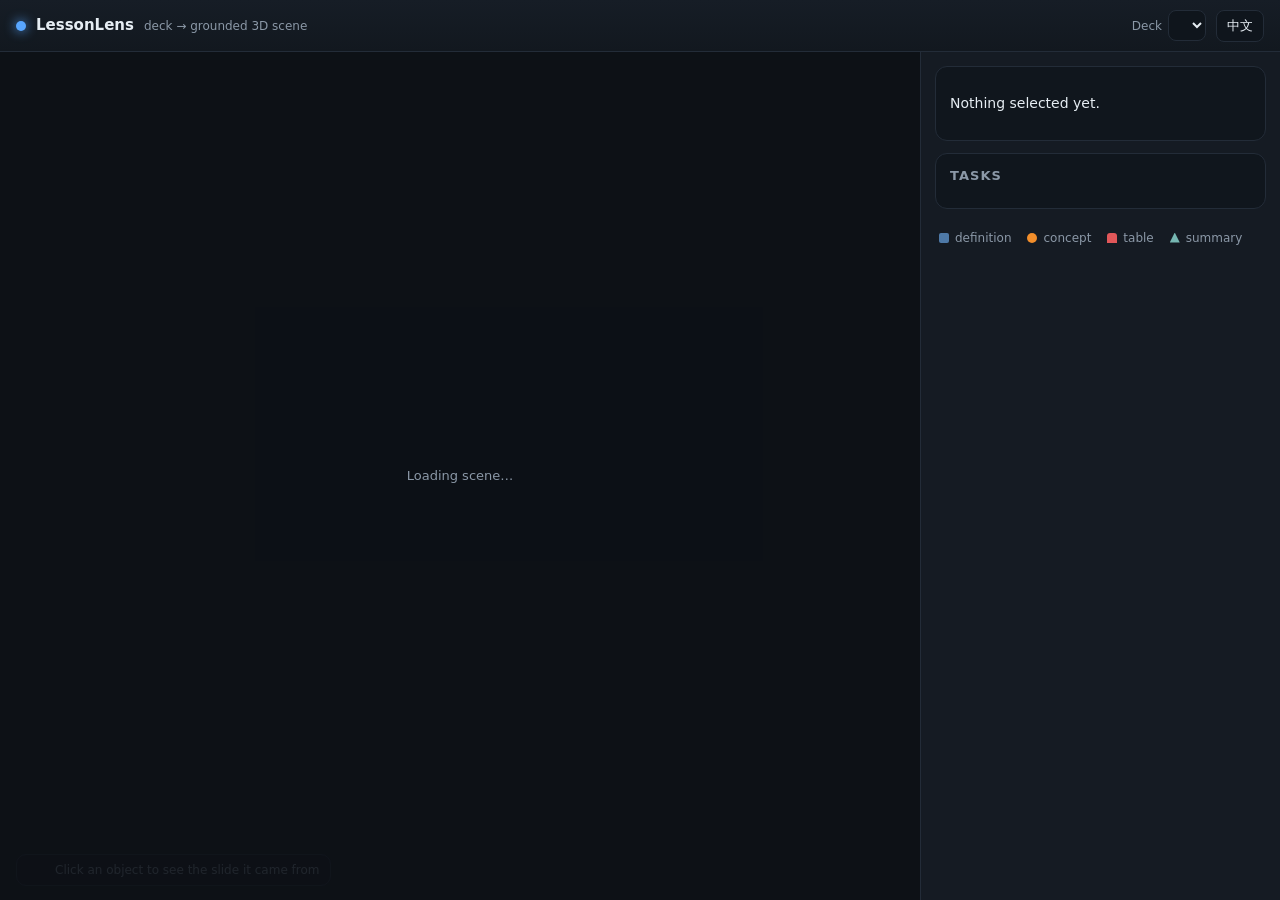
<file: index.html>
<!doctype html>
<html lang="en">
  <head>
    <meta charset="utf-8" />
    <meta name="viewport" content="width=device-width,initial-scale=1" />
    <link rel="icon" href="data:," />
    <title>LessonLens — deck → grounded 3D scene</title>
    <meta name="description" content="Turn a slide deck into an interactive 3D scene where every object quotes the slide it came from — and a generated report proves it." />
    <meta property="og:type" content="website" />
    <meta property="og:title" content="LessonLens — slide deck to grounded 3D scene" />
    <meta property="og:description" content="Every 3D object quotes the slide it came from; a generated report proves it. Three.js viewer + USDZ, MIT." />
    <meta property="og:url" content="https://mbj733.github.io/lessonlens/" />
    <meta property="og:image" content="https://mbj733.github.io/lessonlens/docs/social-preview.png" />
    <meta property="og:image:width" content="1200" />
    <meta property="og:image:height" content="630" />
    <meta name="twitter:card" content="summary_large_image" />
    <meta name="twitter:title" content="LessonLens — slide deck to grounded 3D scene" />
    <meta name="twitter:description" content="Every 3D object quotes the slide it came from; a generated report proves it." />
    <meta name="twitter:image" content="https://mbj733.github.io/lessonlens/docs/social-preview.png" />
    <meta http-equiv="refresh" content="0; url=web/" />
    <style>
      :root { color-scheme: dark; }
      body {
        margin: 0;
        min-height: 100vh;
        display: grid;
        place-items: center;
        background: #0d1117;
        color: #e6edf3;
        font: 15px/1.6 'Segoe UI', 'Microsoft YaHei', system-ui, sans-serif;
      }
      main { text-align: center; padding: 24px; }
      .dot {
        display: inline-block; width: 10px; height: 10px; border-radius: 50%;
        background: #58a6ff; box-shadow: 0 0 12px #58a6ff; margin-right: 8px;
      }
      h1 { font-size: 20px; font-weight: 600; margin: 0 0 8px; }
      p { color: #8b98a7; margin: 0 0 18px; }
      a {
        color: #58a6ff; text-decoration: none; border: 1px solid #232c38;
        padding: 8px 14px; border-radius: 8px; display: inline-block;
      }
      a:hover { border-color: #58a6ff; }
      small { display: block; margin-top: 18px; color: #6e7b8a; font-size: 12px; }
    </style>
  </head>
  <body>
    <main>
      <h1><span class="dot"></span>LessonLens</h1>
      <p>Slide deck → grounded, interactive 3D scene. Opening the viewer…</p>
      <a href="web/">Open the viewer →</a>
      <small>
        <a href="https://github.com/mbj733/lessonlens">source</a> ·
        <a href="eval/report.md">evaluation report</a> ·
        <a href="out/zh-09-tcp.pptx.usdz">sample USDZ</a>
      </small>
    </main>
  </body>
</html>
</file>
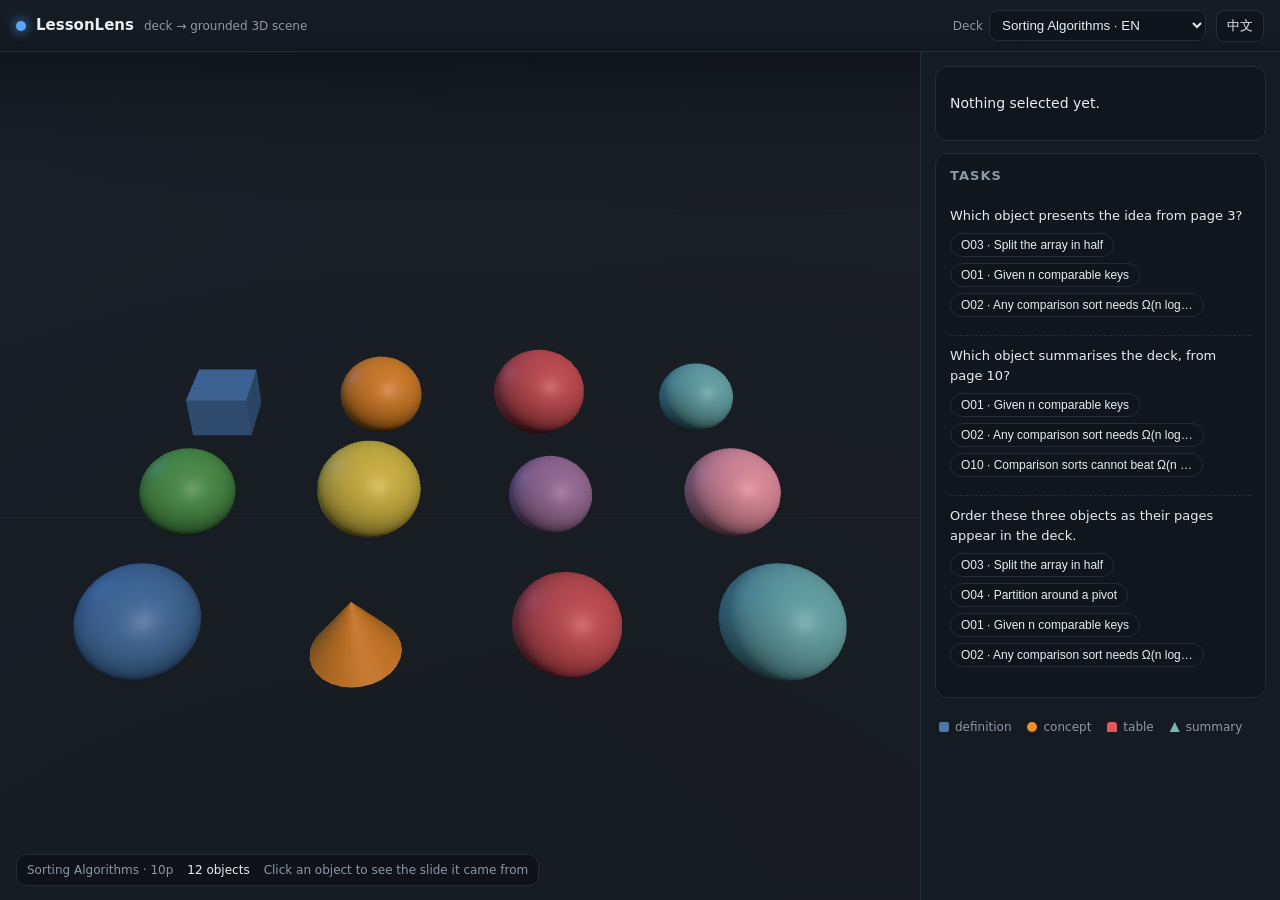
<file: web/index.html>
<!doctype html>
<html lang="en">
  <head>
    <meta charset="utf-8" />
    <meta name="viewport" content="width=device-width,initial-scale=1" />
    <link rel="icon" href="data:," />
    <title>LessonLens — deck to grounded 3D scene</title>
    <meta name="description" content="Turn a slide deck into an interactive 3D scene where every object quotes the slide it came from — and a generated report proves it." />
    <meta property="og:type" content="website" />
    <meta property="og:title" content="LessonLens — slide deck to grounded 3D scene" />
    <meta property="og:description" content="Every 3D object quotes the slide it came from; a generated report proves it. Three.js viewer + USDZ, MIT." />
    <meta property="og:url" content="https://mbj733.github.io/lessonlens/web/" />
    <meta property="og:image" content="https://mbj733.github.io/lessonlens/docs/social-preview.png" />
    <meta property="og:image:width" content="1200" />
    <meta property="og:image:height" content="630" />
    <meta name="twitter:card" content="summary_large_image" />
    <meta name="twitter:title" content="LessonLens — slide deck to grounded 3D scene" />
    <meta name="twitter:description" content="Every 3D object quotes the slide it came from; a generated report proves it." />
    <meta name="twitter:image" content="https://mbj733.github.io/lessonlens/docs/social-preview.png" />
    <link rel="stylesheet" href="./style.css" />
  </head>
  <body>
    <header id="bar">
      <div class="brand">
        <span class="dot"></span>
        <strong data-i18n="app">LessonLens</strong>
        <span class="tagline" data-i18n="tagline">deck → grounded 3D scene</span>
      </div>
      <div class="controls">
        <label class="field">
          <span data-i18n="deck">Deck</span>
          <select id="deck-select" aria-label="deck"></select>
        </label>
        <button id="lang-toggle" class="ghost" type="button">中文</button>
      </div>
    </header>

    <main id="stage">
      <canvas id="view" aria-label="3D scene"></canvas>
      <div id="hud">
        <span id="hud-deck"></span>
        <span id="hud-count"></span>
        <span id="hud-hint" data-i18n="hint">Click an object to see the slide it came from</span>
      </div>
      <div id="loading" data-i18n="loading">Loading scene…</div>
    </main>

    <aside id="panel" aria-live="polite">
      <section id="detail" class="card empty">
        <p class="muted" data-i18n="noSelection">Nothing selected yet.</p>
        <h2 id="detail-title"></h2>
        <p id="detail-meta" class="meta"></p>
        <blockquote id="detail-quote"></blockquote>
        <p id="detail-claim" class="claim"></p>
      </section>

      <section class="card">
        <h3 data-i18n="tasks">Tasks</h3>
        <div id="task-list"></div>
      </section>

      <footer class="legend">
        <span class="legend-item"><i class="swatch box"></i><span data-i18n="kindDefinition">definition</span></span>
        <span class="legend-item"><i class="swatch sphere"></i><span data-i18n="kindConcept">concept</span></span>
        <span class="legend-item"><i class="swatch cylinder"></i><span data-i18n="kindTable">table</span></span>
        <span class="legend-item"><i class="swatch cone"></i><span data-i18n="kindSummary">summary</span></span>
      </footer>
    </aside>

    <script type="module" src="./main.js"></script>
  </body>
</html>
</file>
<file: web/style.css>
:root {
  --bg: #0d1117;
  --panel: #151b23;
  --line: #232c38;
  --text: #e6edf3;
  --muted: #8b98a7;
  --accent: #58a6ff;
  --ok: #3fb950;
  --bad: #f85149;
  --radius: 12px;
  --panel-width: 360px;
  color-scheme: dark;
}

* { box-sizing: border-box; }

html, body {
  margin: 0;
  height: 100%;
  background: var(--bg);
  color: var(--text);
  font: 14px/1.5 'Segoe UI', 'Microsoft YaHei', system-ui, sans-serif;
}

body { display: grid; grid-template-rows: 52px 1fr; grid-template-columns: 1fr var(--panel-width); }

#bar {
  grid-column: 1 / -1;
  display: flex;
  align-items: center;
  justify-content: space-between;
  gap: 16px;
  padding: 0 16px;
  border-bottom: 1px solid var(--line);
  background: linear-gradient(180deg, #161d26, #12181f);
}

.brand { display: flex; align-items: center; gap: 10px; font-size: 15px; }
.brand .dot { width: 10px; height: 10px; border-radius: 50%; background: var(--accent); box-shadow: 0 0 12px var(--accent); }
.tagline { color: var(--muted); font-size: 12px; }

.controls { display: flex; align-items: center; gap: 10px; }
.field { display: flex; align-items: center; gap: 6px; color: var(--muted); font-size: 12px; }
select {
  background: #0f151c;
  color: var(--text);
  border: 1px solid var(--line);
  border-radius: 8px;
  padding: 6px 8px;
  max-width: 240px;
}
button.ghost {
  background: #0f151c;
  color: var(--text);
  border: 1px solid var(--line);
  border-radius: 8px;
  padding: 6px 10px;
  cursor: pointer;
}
button.ghost:hover { border-color: var(--accent); }

#stage { position: relative; overflow: hidden; }
#view { display: block; width: 100%; height: 100%; touch-action: none; cursor: grab; }
#view:active { cursor: grabbing; }

#hud {
  position: absolute;
  left: 16px;
  bottom: 14px;
  display: flex;
  gap: 14px;
  align-items: center;
  font-size: 12px;
  color: var(--muted);
  background: rgba(13, 17, 23, 0.72);
  border: 1px solid var(--line);
  border-radius: 10px;
  padding: 6px 10px;
  backdrop-filter: blur(6px);
}
#hud-count { color: var(--text); }

#loading {
  position: absolute;
  inset: 0;
  display: grid;
  place-items: center;
  color: var(--muted);
  background: rgba(13, 17, 23, 0.85);
  font-size: 13px;
  transition: opacity 0.25s ease;
}
#loading.hidden { opacity: 0; pointer-events: none; }

#panel {
  border-left: 1px solid var(--line);
  background: var(--panel);
  padding: 14px;
  display: flex;
  flex-direction: column;
  gap: 12px;
  overflow: auto;
}

.card {
  background: #10161d;
  border: 1px solid var(--line);
  border-radius: var(--radius);
  padding: 12px 14px;
}
.card h2 { font-size: 16px; margin: 4px 0 6px; }
.card h3 { font-size: 13px; margin: 0 0 10px; text-transform: uppercase; letter-spacing: 0.08em; color: var(--muted); }
.card.empty h2, .card.empty .meta, .card.empty blockquote, .card.empty .claim { display: none; }
.card:not(.empty) .muted { display: none; }

.meta { color: var(--muted); font-size: 12px; margin: 0 0 8px; }
blockquote {
  margin: 0;
  padding: 10px 12px;
  border-left: 3px solid var(--accent);
  background: #0b1117;
  border-radius: 0 8px 8px 0;
  font-size: 13px;
  white-space: pre-wrap;
}
.claim { color: var(--muted); font-size: 12px; margin: 10px 0 0; }

.task { border-top: 1px dashed var(--line); padding: 10px 0; }
.task:first-child { border-top: 0; }
.task p { margin: 0 0 8px; font-size: 13px; }
.options { display: flex; flex-wrap: wrap; gap: 6px; }
.option {
  border: 1px solid var(--line);
  background: #0f151c;
  color: var(--text);
  border-radius: 999px;
  padding: 4px 10px;
  font-size: 12px;
  cursor: pointer;
}
.option:hover { border-color: var(--accent); }
.option.correct { border-color: var(--ok); color: var(--ok); }
.option.wrong { border-color: var(--bad); color: var(--bad); }
.task.done { opacity: 0.65; }
.feedback { font-size: 12px; margin: 8px 0 0; }
.feedback.ok { color: var(--ok); }
.feedback.bad { color: var(--bad); }

.legend {
  display: flex;
  flex-wrap: wrap;
  gap: 8px 16px;
  color: var(--muted);
  font-size: 12px;
  padding: 8px 4px;
  align-items: center;
}
.legend-item { display: inline-flex; align-items: center; gap: 6px; }
.swatch { width: 10px; height: 10px; display: inline-block; }
.swatch.box { background: #4e79a7; border-radius: 2px; }
.swatch.sphere { background: #f28e2b; border-radius: 50%; }
.swatch.cylinder { background: #e15759; border-radius: 3px 3px 0 0; }
.swatch.cone { background: #76b7b2; clip-path: polygon(50% 0, 100% 100%, 0 100%); }

@media (max-width: 900px) {
  body { grid-template-columns: 1fr; grid-template-rows: 52px 55vh auto; }
  #panel { border-left: 0; border-top: 1px solid var(--line); }
}
</file>
